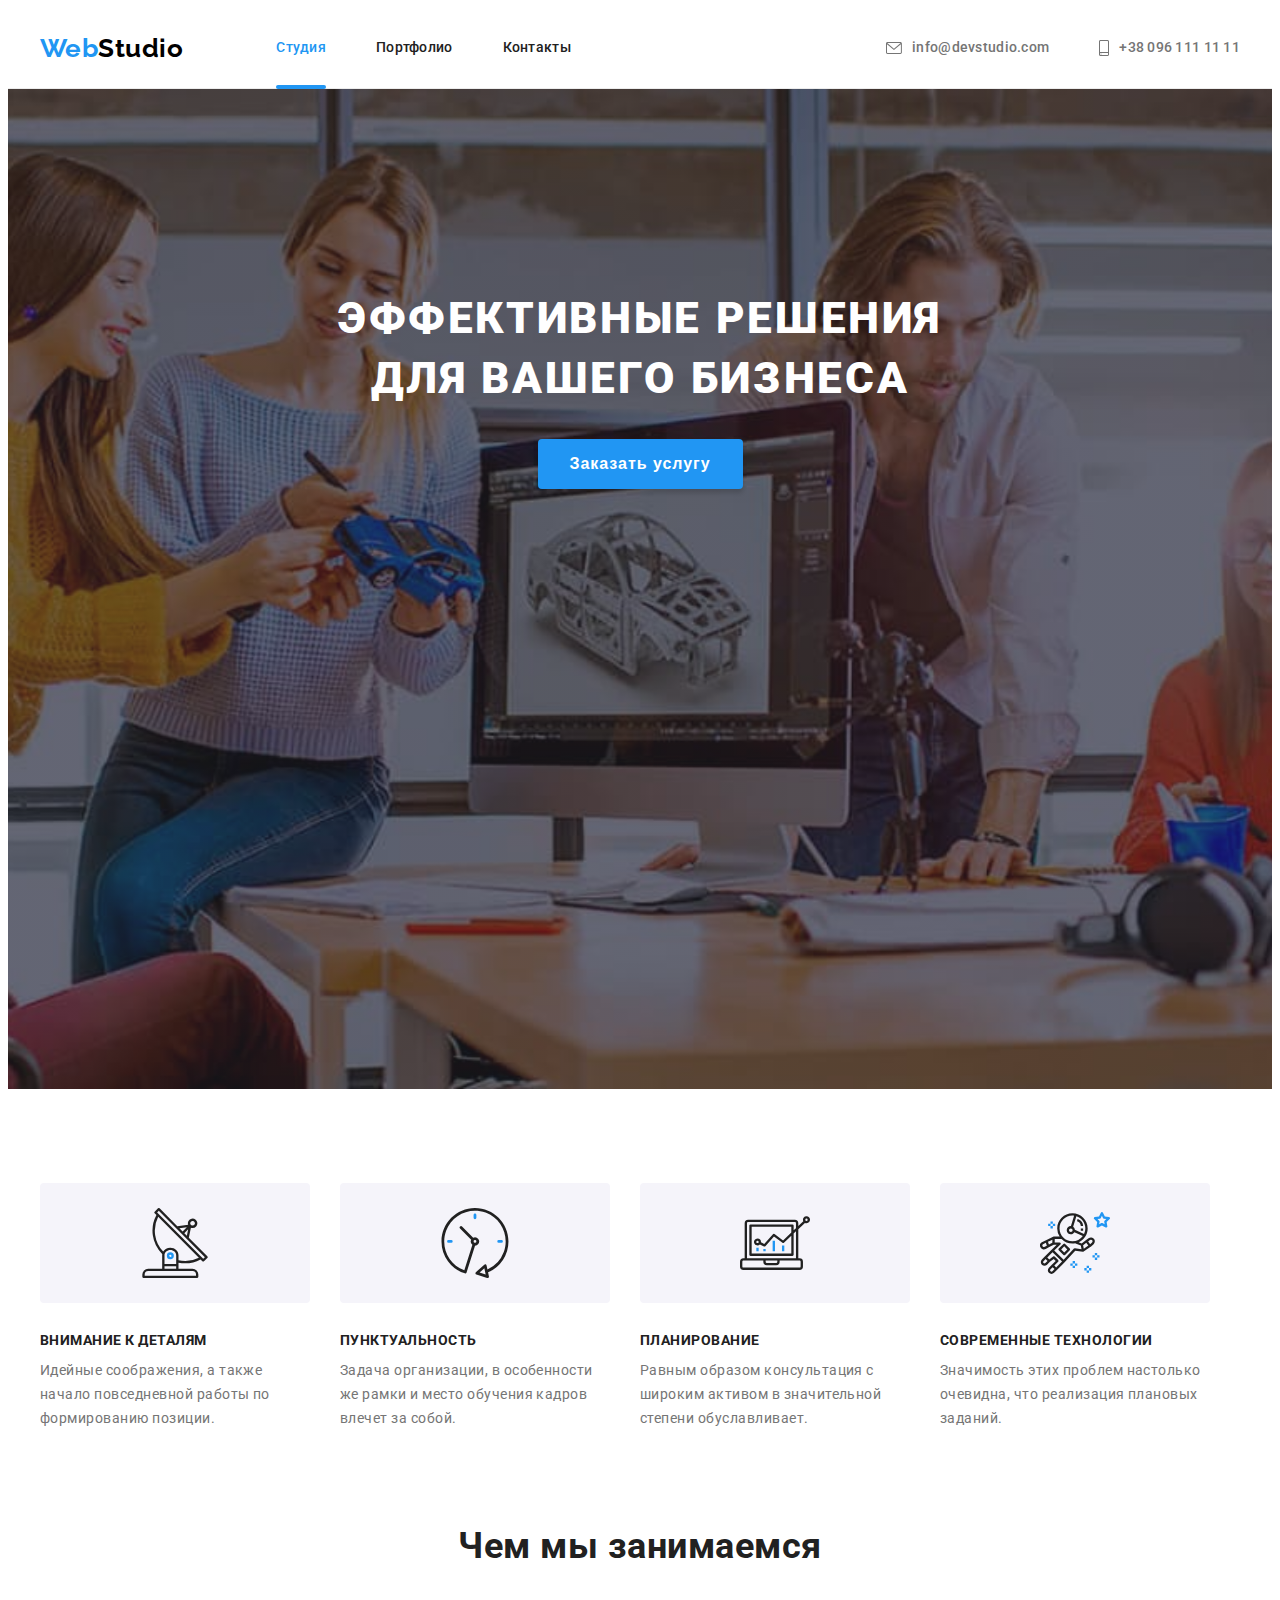
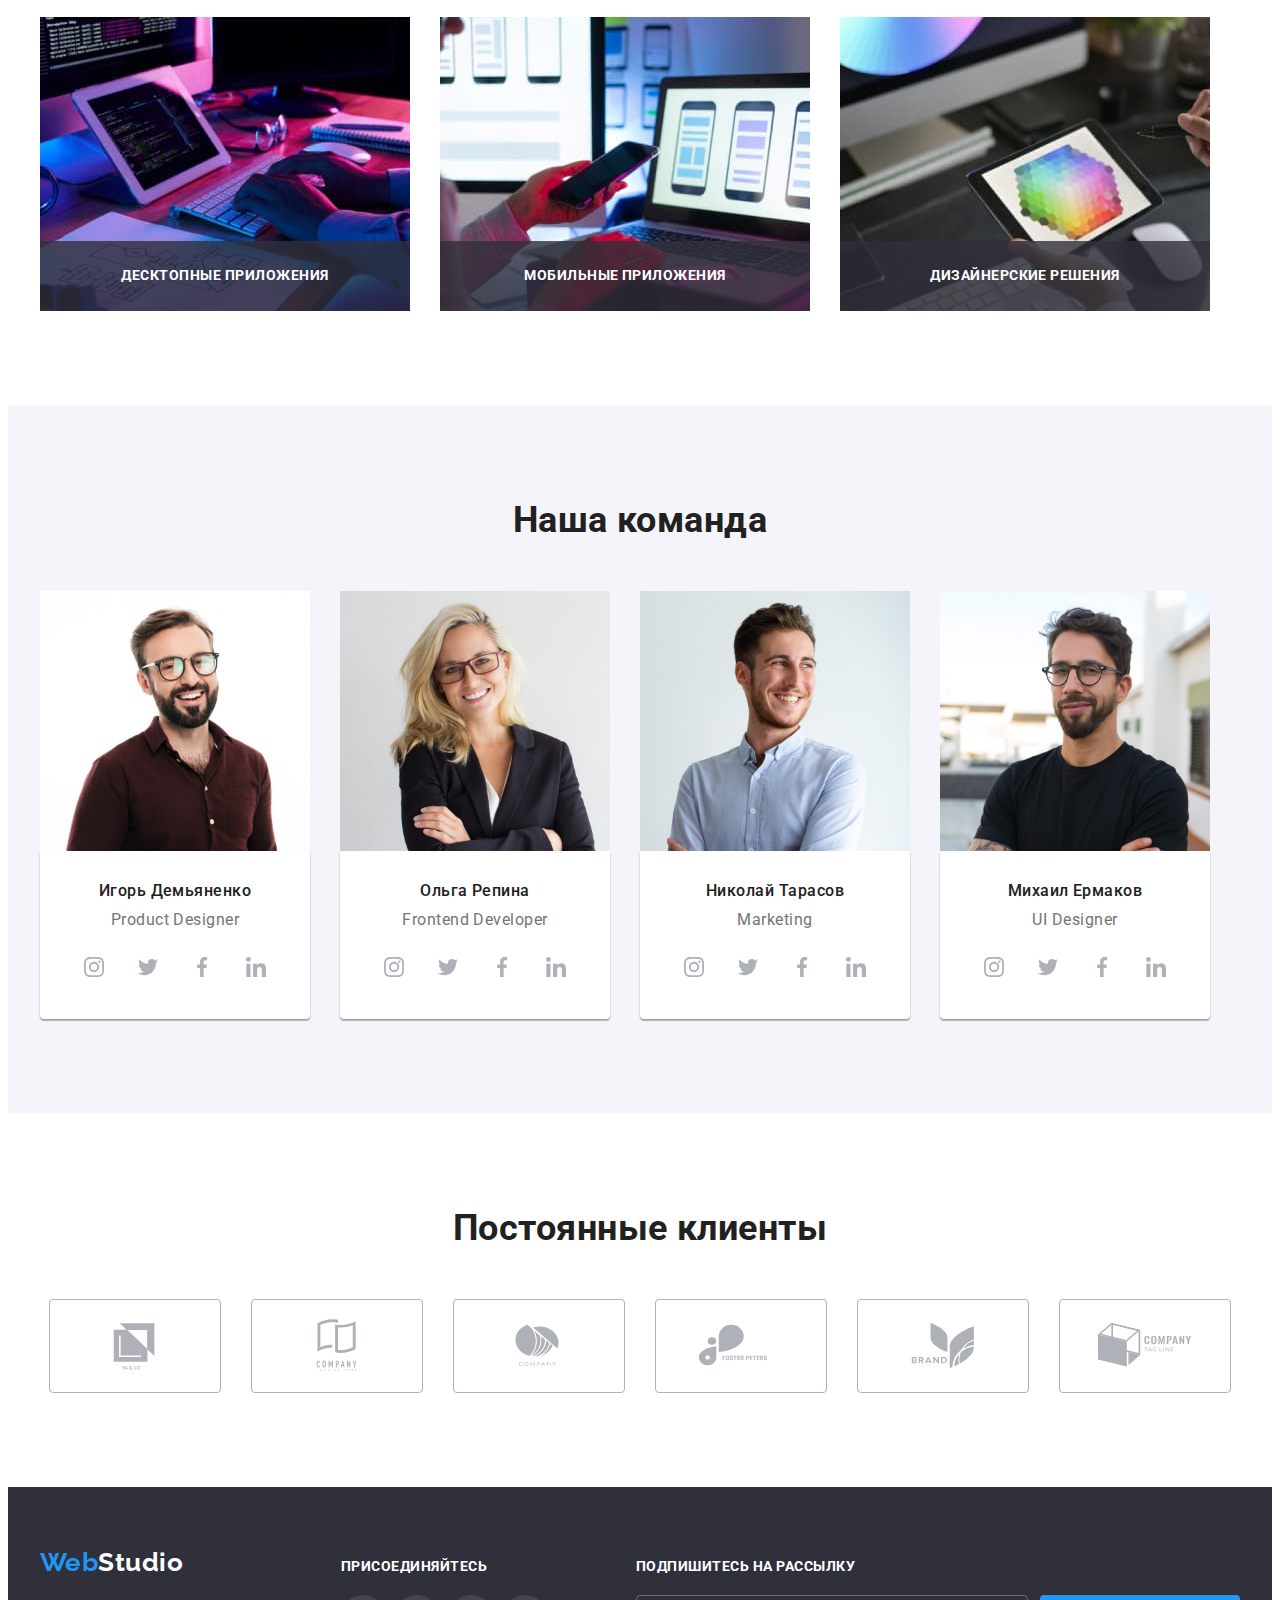
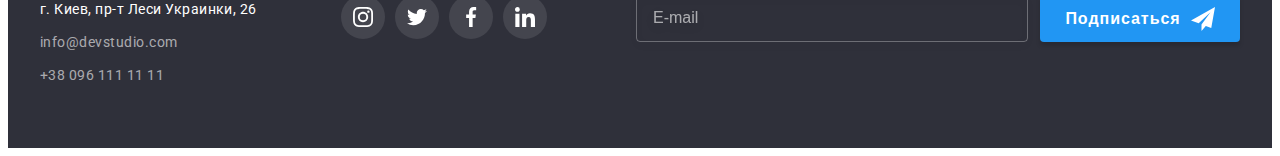
<file: index.html>
<!DOCTYPE html>
<html lang="ru">
  <head>
    <meta charset="UTF-8" />
    <meta http-equiv="X-UA-Compatible" content="IE=edge" />
    <meta name="viewport" content="width=device-width, initial-scale=1.0" />
    <title lang="en">WebStudio</title>
    <link rel="preconnect" href="https://fonts.googleapis.com" />
    <link rel="preconnect" href="https://fonts.gstatic.com" crossorigin />
    <link
      href="https://fonts.googleapis.com/css2?family=Raleway:wght@700&family=Roboto:wght@400;500;700;900&display=swap"
      rel="stylesheet"
    />
    <link
      rel="stylesheet"
      href="https://cdnjs.cloudflare.com/ajax/libs/modern-normalize/1.1.0/modern-normalize.min.css"
      integrity="sha512-wpPYUAdjBVSE4KJnH1VR1HeZfpl1ub8YT/NKx4PuQ5NmX2tKuGu6U/JRp5y+Y8XG2tV+wKQpNHVUX03MfMFn9Q=="
      crossorigin="anonymous"
      referrerpolicy="no-referrer"
    />
    <link rel="stylesheet" href="./css/styles.css" />
  </head>
  <body>
    <header class="page-header">
      <div class="header-content container">
        <nav class="main-nav">
          <a href="./index.html" lang="en" class="logo link"
            ><span class="logo-accent">Web</span>Studio</a
          >
          <ul class="site-nav list">
            <li class="item"><a href="./index.html" class="link current">Студия</a></li>
            <li class="item"><a href="./portfolio.html" class="link">Портфолио</a></li>
            <li class="item"><a href="" class="link">Контакты</a></li>
          </ul>
        </nav>

        <ul class="contacts list">
          <li class="item">
            <a href="mailto:info@devstudio.com" class="contacts-link link">
              <svg class="contacts-icon" width="16" height="12">
                <use href="./images/icons.svg#icon-envelope"></use>
              </svg>
              info@devstudio.com
            </a>
          </li>

          <li class="item">
            <a href="tel:+380961111111" class="contacts-link link">
              <svg class="contacts-icon" width="10" height="16">
                <use href="./images/icons.svg#icon-smartphone"></use>
              </svg>
              +38 096 111 11 11
            </a>
          </li>
        </ul>
      </div>
    </header>
    <main>
      <!-- Hero -->

      <section class="hero section">
        <h1 class="hero-title">Эффективные решения для вашего бизнеса</h1>
        <button type="button" class="hero-btn btn" data-modal-open>Заказать услугу</button>
      </section>

      <!-- Features -->

      <section class="features section">
        <div class="container">
          <h2 class="visually-hidden">Наши преимущества</h2>
          <ul class="features-list list">
            <li class="item">
              <div class="features-item">
                <svg class="features-icon" width="70" height="70">
                  <use href="./images/icons.svg#icon-antenna"></use>
                </svg>
              </div>
              <h3 class="features-title">Внимание к деталям</h3>
              <p class="features-text">
                Идейные соображения, а также начало повседневной работы по формированию позиции.
              </p>
            </li>

            <li class="item">
              <div class="features-item">
                <svg class="features-icon" width="70" height="70">
                  <use href="./images/icons.svg#icon-clock"></use>
                </svg>
              </div>
              <h3 class="features-title">Пунктуальность</h3>
              <p class="features-text">
                Задача организации, в особенности же рамки и место обучения кадров влечет за собой.
              </p>
            </li>

            <li class="item">
              <div class="features-item">
                <svg class="features-icon" width="70" height="70">
                  <use href="./images/icons.svg#icon-diagram"></use>
                </svg>
              </div>
              <h3 class="features-title">Планирование</h3>
              <p class="features-text">
                Равным образом консультация с широким активом в значительной степени обуславливает.
              </p>
            </li>

            <li class="item">
              <div class="features-item">
                <svg class="features-icon" width="70" height="70">
                  <use href="./images/icons.svg#icon-astronaut"></use>
                </svg>
              </div>
              <h3 class="features-title">Современные технологии</h3>
              <p class="features-text">
                Значимость этих проблем настолько очевидна, что реализация плановых заданий.
              </p>
            </li>
          </ul>
        </div>
      </section>

      <!-- Projects -->

      <section class="projects section">
        <div class="container">
          <h2 class="projects-title">Чем мы занимаемся</h2>
          <ul class="projects-list list">
            <li class="item">
              <div class="projects-thumb">
                <img
                  src="./images/box1.jpg"
                  alt="Разработчик пишет код, работая за компьютером"
                  width="370"
                  height="294"
                />
                <p class="projects-img-caption">Десктопные приложения</p>
              </div>
            </li>

            <li class="item">
              <div class="projects-thumb">
                <img
                  src="./images/box2.jpg"
                  alt="Разработчик создает мобильное приложение"
                  width="370"
                  height="294"
                />
                <p class="projects-img-caption">Мобильные приложения</p>
              </div>
            </li>

            <li class="item">
              <div class="projects-thumb">
                <img
                  src="./images/box3.jpg"
                  alt="Дизайнер работает с палитрой цветов в планшете"
                  width="370"
                  height="294"
                />
                <p class="projects-img-caption">Дизайнерские решения</p>
              </div>
            </li>
          </ul>
        </div>
      </section>

      <!-- Team -->

      <section class="team section">
        <div class="container">
          <h2 class="team-title">Наша команда</h2>
          <ul class="team-list list">
            <li class="team-developer item">
              <img
                src="./images/team-img-1.jpg"
                alt="Член команды Игорь Демьяненко"
                width="270"
                height="260"
              />
              <div class="card-text">
                <h3 class="developer-name">Игорь Демьяненко</h3>
                <p lang="en" class="developer-position">Product Designer</p>
                <ul class="list socials-list">
                  <li class="socials-item">
                    <a href="" class="socials-link link">
                      <svg class="socials-icon" width="20" height="20">
                        <use href="./images/icons.svg#icon-instagram"></use>
                      </svg>
                    </a>
                  </li>

                  <li class="socials-item">
                    <a href="" class="socials-link link">
                      <svg class="socials-icon" width="20" height="20">
                        <use href="./images/icons.svg#icon-twitter"></use>
                      </svg>
                    </a>
                  </li>

                  <li class="socials-item">
                    <a href="" class="socials-link link">
                      <svg class="socials-icon" width="20" height="20">
                        <use href="./images/icons.svg#icon-facebook"></use>
                      </svg>
                    </a>
                  </li>

                  <li class="socials-item">
                    <a href="" class="socials-link link">
                      <svg class="socials-icon" width="20" height="20">
                        <use href="./images/icons.svg#icon-linkedin"></use>
                      </svg>
                    </a>
                  </li>
                </ul>
              </div>
            </li>

            <li class="team-developer item">
              <img
                src="./images/team-img-2.jpg"
                alt="Член команды Ольга Репина"
                width="270"
                height="260"
              />
              <div class="card-text">
                <h3 class="developer-name">Ольга Репина</h3>
                <p lang="en" class="developer-position">Frontend Developer</p>
                <ul class="list socials-list">
                  <li class="socials-item">
                    <a href="" class="socials-link link">
                      <svg class="socials-icon" width="20" height="20">
                        <use href="./images/icons.svg#icon-instagram"></use>
                      </svg>
                    </a>
                  </li>

                  <li class="socials-item">
                    <a href="" class="socials-link link">
                      <svg class="socials-icon" width="20" height="20">
                        <use href="./images/icons.svg#icon-twitter"></use>
                      </svg>
                    </a>
                  </li>

                  <li class="socials-item">
                    <a href="" class="socials-link link">
                      <svg class="socials-icon" width="20" height="20">
                        <use href="./images/icons.svg#icon-facebook"></use>
                      </svg>
                    </a>
                  </li>

                  <li class="socials-item">
                    <a href="" class="socials-link link">
                      <svg class="socials-icon" width="20" height="20">
                        <use href="./images/icons.svg#icon-linkedin"></use>
                      </svg>
                    </a>
                  </li>
                </ul>
              </div>
            </li>

            <li class="team-developer item">
              <img
                src="./images/team-img-3.jpg"
                alt="Член команды Николай Тарасов"
                width="270"
                height="260"
              />
              <div class="card-text">
                <h3 class="developer-name">Николай Тарасов</h3>
                <p lang="en" class="developer-position">Marketing</p>
                <ul class="list socials-list">
                  <li class="socials-item">
                    <a href="" class="socials-link link">
                      <svg class="socials-icon" width="20" height="20">
                        <use href="./images/icons.svg#icon-instagram"></use>
                      </svg>
                    </a>
                  </li>

                  <li class="socials-item">
                    <a href="" class="socials-link link">
                      <svg class="socials-icon" width="20" height="20">
                        <use href="./images/icons.svg#icon-twitter"></use>
                      </svg>
                    </a>
                  </li>

                  <li class="socials-item">
                    <a href="" class="socials-link link">
                      <svg class="socials-icon" width="20" height="20">
                        <use href="./images/icons.svg#icon-facebook"></use>
                      </svg>
                    </a>
                  </li>

                  <li class="socials-item">
                    <a href="" class="socials-link link">
                      <svg class="socials-icon" width="20" height="20">
                        <use href="./images/icons.svg#icon-linkedin"></use>
                      </svg>
                    </a>
                  </li>
                </ul>
              </div>
            </li>

            <li class="team-developer item">
              <img
                src="./images/team-img-4.jpg"
                alt="Член команды Михаил Ермаков"
                width="270"
                height="260"
              />
              <div class="card-text">
                <h3 class="developer-name">Михаил Ермаков</h3>
                <p lang="en" class="developer-position">UI Designer</p>
                <ul class="list socials-list">
                  <li class="socials-item">
                    <a href="" class="socials-link link">
                      <svg class="socials-icon" width="20" height="20">
                        <use href="./images/icons.svg#icon-instagram"></use>
                      </svg>
                    </a>
                  </li>

                  <li class="socials-item">
                    <a href="" class="socials-link link">
                      <svg class="socials-icon" width="20" height="20">
                        <use href="./images/icons.svg#icon-twitter"></use>
                      </svg>
                    </a>
                  </li>

                  <li class="socials-item">
                    <a href="" class="socials-link link">
                      <svg class="socials-icon" width="20" height="20">
                        <use href="./images/icons.svg#icon-facebook"></use>
                      </svg>
                    </a>
                  </li>

                  <li class="socials-item">
                    <a href="" class="socials-link link">
                      <svg class="socials-icon" width="20" height="20">
                        <use href="./images/icons.svg#icon-linkedin"></use>
                      </svg>
                    </a>
                  </li>
                </ul>
              </div>
            </li>
          </ul>
        </div>
      </section>

      <!-- Clients -->

      <section class="clients section">
        <div class="container">
          <h2 class="clients-title">Постоянные клиенты</h2>
          <ul class="clients-list list">
            <li class="clients-item item">
              <a href="" class="clients-link link">
                <svg class="clients-icon" width="106" height="60">
                  <use href="./images/icons.svg#icon-client-logo-1"></use>
                </svg>
              </a>
            </li>

            <li class="clients-item item">
              <a href="" class="clients-link link">
                <svg class="clients-icon" width="106" height="60">
                  <use href="./images/icons.svg#icon-client-logo-2"></use>
                </svg>
              </a>
            </li>

            <li class="clients-item item">
              <a href="" class="clients-link link">
                <svg class="clients-icon" width="106" height="60">
                  <use href="./images/icons.svg#icon-client-logo-3"></use>
                </svg>
              </a>
            </li>

            <li class="clients-item item">
              <a href="" class="clients-link link">
                <svg class="clients-icon" width="106" height="60">
                  <use href="./images/icons.svg#icon-client-logo-4"></use>
                </svg>
              </a>
            </li>

            <li class="clients-item item">
              <a href="" class="clients-link link">
                <svg class="clients-icon" width="106" height="60">
                  <use href="./images/icons.svg#icon-client-logo-5"></use>
                </svg>
              </a>
            </li>

            <li class="clients-item item">
              <a href="" class="clients-link link">
                <svg class="clients-icon" width="106" height="60">
                  <use href="./images/icons.svg#icon-client-logo-6"></use>
                </svg>
              </a>
            </li>
          </ul>
        </div>
      </section>
    </main>

    <!-- Footer -->

    <footer class="page-footer">
      <div class="container footer-wrap">
        <div class="footer-contacts">
          <a href="./index.html" lang="en" class="logo link"
            ><span class="logo-accent">Web</span>Studio</a
          >

          <address class="footer-address">
            <ul class="footer-address-list list">
              <li class="address-item">г. Киев, пр-т Леси Украинки, 26</li>
              <li class="address-item">
                <a href="mailto:info@devstudio.com" class="link">info@devstudio.com</a>
              </li>
              <li class="address-item">
                <a href="tel:+380961111111" class="link">+38 096 111 11 11</a>
              </li>
            </ul>
          </address>
        </div>

        <div class="footer-socials">
          <b class="footer-heading">присоединяйтесь</b>

          <ul class="list socials-list">
            <li class="socials-item">
              <a href="" class="socials-link link">
                <svg class="socials-icon" width="20" height="20">
                  <use href="./images/icons.svg#icon-instagram"></use>
                </svg>
              </a>
            </li>

            <li class="socials-item">
              <a href="" class="socials-link link">
                <svg class="socials-icon" width="20" height="20">
                  <use href="./images/icons.svg#icon-twitter"></use>
                </svg>
              </a>
            </li>

            <li class="socials-item">
              <a href="" class="socials-link link">
                <svg class="socials-icon" width="20" height="20">
                  <use href="./images/icons.svg#icon-facebook"></use>
                </svg>
              </a>
            </li>

            <li class="socials-item">
              <a href="" class="socials-link link">
                <svg class="socials-icon" width="20" height="20">
                  <use href="./images/icons.svg#icon-linkedin"></use>
                </svg>
              </a>
            </li>
          </ul>
        </div>
        <div class="footer-form-wrap">
          <b class="footer-heading">Подпишитесь на рассылку</b>
          <form class="footer-form" autocomplete="off">
            <label>
              <input type="email" name="user-email" placeholder="E-mail" class="footer-input" />
            </label>
            <button type="submit" class="footer-btn btn">
              Подписаться
              <svg class="footer-btn-icon" width="24" height="24">
                <use href="./images/icons.svg#icon-send"></use>
              </svg>
            </button>
          </form>
        </div>
      </div>
    </footer>

    <!-- Modal -->

    <div class="backdrop is-hidden" data-modal>
      <div class="modal">
        <button type="button" class="close-btn" data-modal-close>
          <svg class="close-icon" width="11" height="11">
            <use href="./images/icons.svg#icon-close"></use>
          </svg>
        </button>

        <b class="modal-heading">Оставьте свои данные, мы вам перезвоним</b>

        <form class="modal-form" autocomplete="off">
          <label class="form-label">
            <span class="form-label-text">Имя</span>
            <span class="form-field">
              <input type="text" name="name" class="form-input" />
              <svg class="form-icon" width="18" height="18">
                <use href="./images/icons.svg#icon-person"></use>
              </svg>
            </span>
          </label>

          <label class="form-label">
            <span class="form-label-text">Телефон</span>
            <span class="form-field">
              <input type="tel" name="tel" class="form-input" />
              <svg class="form-icon" width="18" height="18">
                <use href="./images/icons.svg#icon-phone"></use>
              </svg>
            </span>
          </label>

          <label class="form-label">
            <span class="form-label-text">Почта</span>
            <span class="form-field">
              <input type="email" name="mail" class="form-input" />
              <svg class="form-icon" width="18" height="18">
                <use href="./images/icons.svg#icon-email"></use>
              </svg>
            </span>
          </label>

          <label class="form-label">
            <span class="form-label-text">Комментарий</span>
            <textarea
              name="comment"
              placeholder="Введите текст"
              class="form-input form-comment"
            ></textarea>
          </label>

          <label class="checkbox-label">
            <input type="checkbox" name="checkbox" class="checkbox" />
            <span class="checkbox-icon"></span>
            Соглашаюсь с рассылкой и принимаю&#160;
            <a href="" class="checkbox-link">Условия договора</a>
          </label>

          <button type="submit" class="modal-btn btn">Отправить</button>
        </form>
      </div>
    </div>
    <script src="./js/modal.js"></script>
  </body>
</html>
</file>
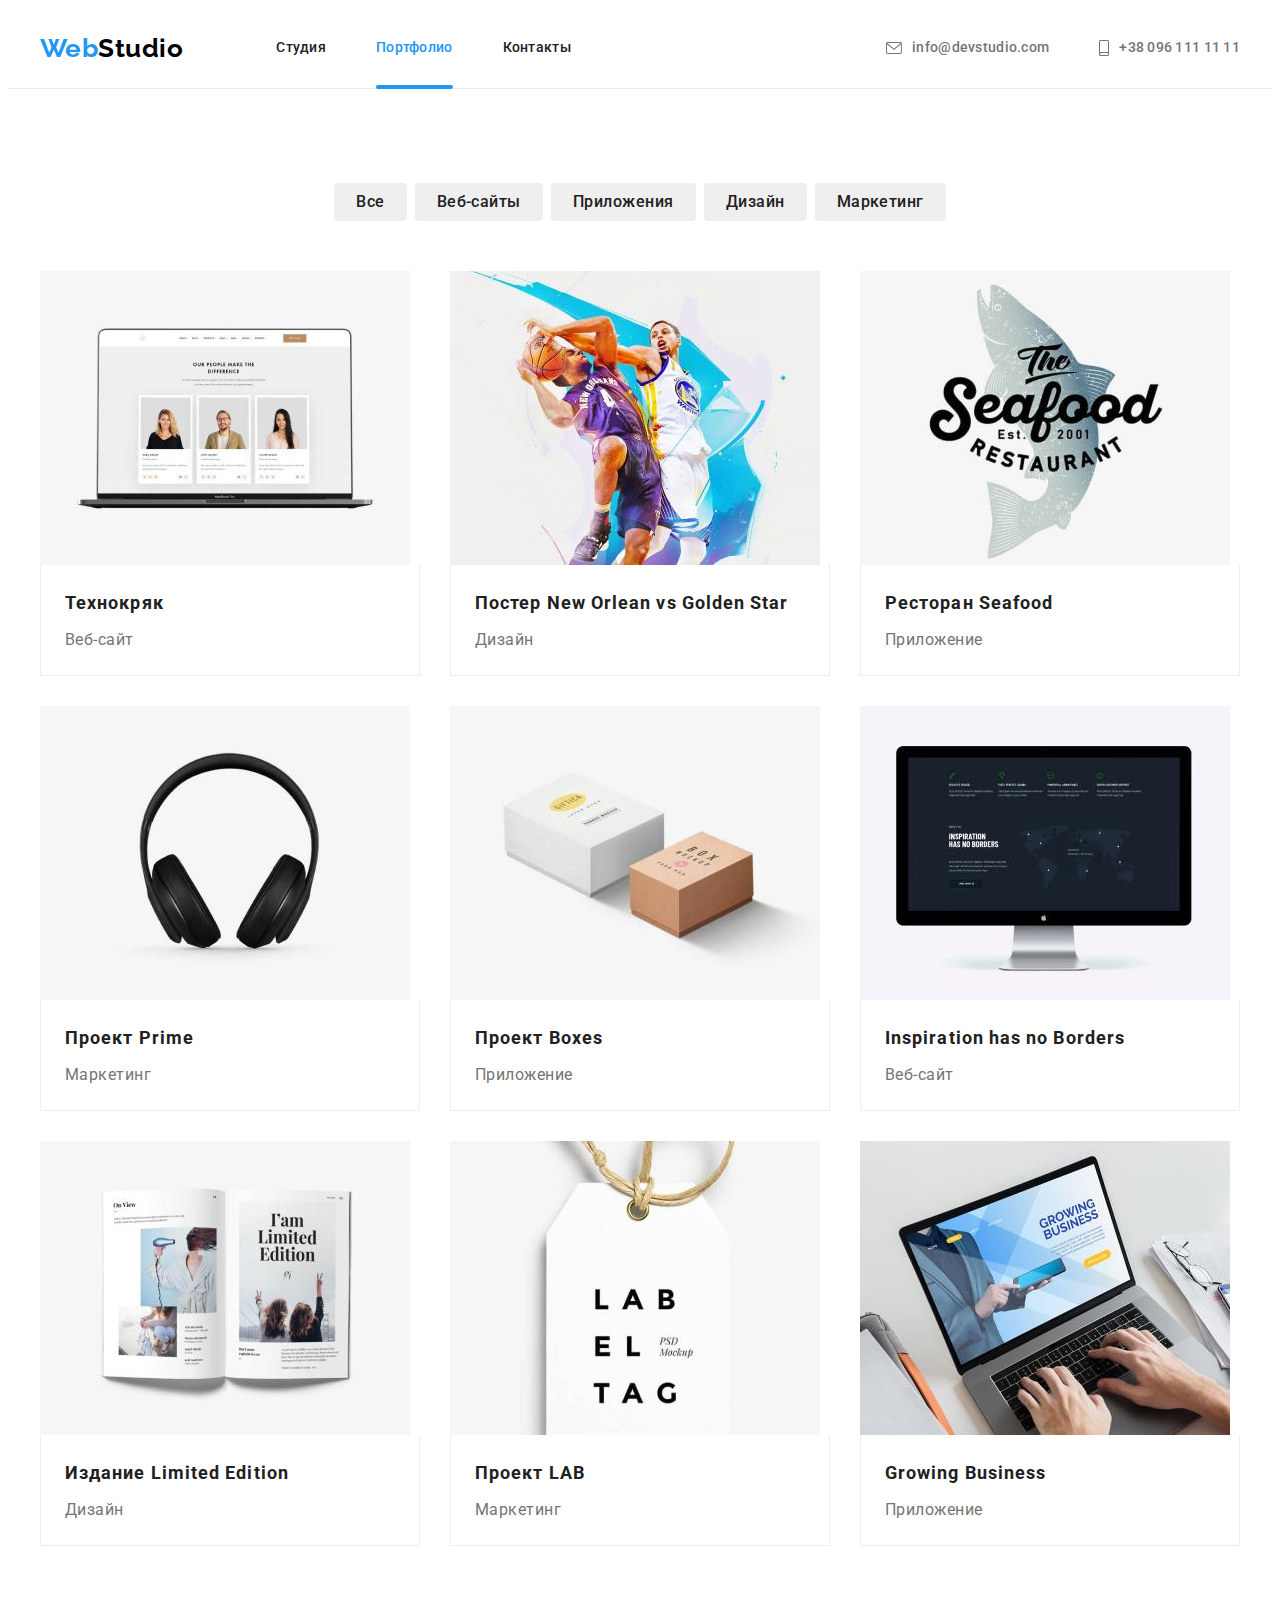
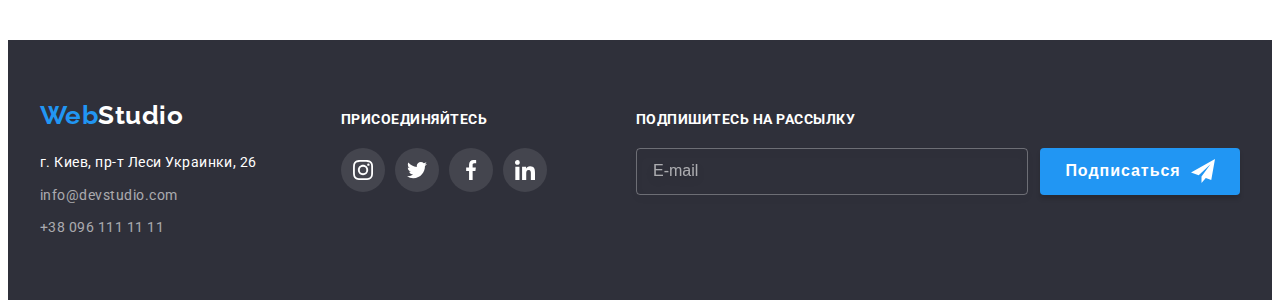
<file: portfolio.html>
<!DOCTYPE html>
<html lang="ru">
  <head>
    <meta charset="UTF-8" />
    <meta http-equiv="X-UA-Compatible" content="IE=edge" />
    <meta name="viewport" content="width=device-width, initial-scale=1.0" />
    <title>Портфолио</title>
    <link rel="preconnect" href="https://fonts.googleapis.com" />
    <link rel="preconnect" href="https://fonts.gstatic.com" crossorigin />
    <link
      href="https://fonts.googleapis.com/css2?family=Raleway:wght@700&family=Roboto:wght@400;500;700;900&display=swap"
      rel="stylesheet"
    />
    <link
      rel="stylesheet"
      href="https://cdnjs.cloudflare.com/ajax/libs/modern-normalize/1.1.0/modern-normalize.min.css"
      integrity="sha512-wpPYUAdjBVSE4KJnH1VR1HeZfpl1ub8YT/NKx4PuQ5NmX2tKuGu6U/JRp5y+Y8XG2tV+wKQpNHVUX03MfMFn9Q=="
      crossorigin="anonymous"
      referrerpolicy="no-referrer"
    />
    <link rel="stylesheet" href="./css/styles.css" />
  </head>
  <body>
    <header class="page-header">
      <div class="header-content container">
        <nav class="main-nav">
          <a href="./index.html" lang="en" class="logo link"
            ><span class="logo-accent">Web</span>Studio</a
          >
          <ul class="site-nav list">
            <li class="item"><a href="./index.html" class="link">Студия</a></li>
            <li class="item"><a href="./portfolio.html" class="link current">Портфолио</a></li>
            <li class="item"><a href="" class="link">Контакты</a></li>
          </ul>
        </nav>

        <ul class="contacts list">
          <li class="item">
            <a href="mailto:info@devstudio.com" class="contacts-link link">
              <svg class="contacts-icon envelope" width="16" height="12">
                <use href="./images/icons.svg#icon-envelope"></use>
              </svg>
              info@devstudio.com
            </a>
          </li>

          <li class="item">
            <a href="tel:+380961111111" class="contacts-link link">
              <svg class="contacts-icon" width="10" height="16">
                <use href="./images/icons.svg#icon-smartphone"></use>
              </svg>
              +38 096 111 11 11
            </a>
          </li>
        </ul>
      </div>
    </header>

    <main>
      <h1 class="visually-hidden">Портфолио</h1>
      <section class="portfolio section">
        <div class="container">
          <ul class="portfolio-filter list">
            <li class="item"><button type="button" class="portfolio-btn">Все</button></li>
            <li class="item"><button type="button" class="portfolio-btn">Веб-сайты</button></li>
            <li class="item"><button type="button" class="portfolio-btn">Приложения</button></li>
            <li class="item"><button type="button" class="portfolio-btn">Дизайн</button></li>
            <li class="item"><button type="button" class="portfolio-btn">Маркетинг</button></li>
          </ul>

          <ul class="portfolio-projects list">
            <li class="item">
              <a href="" class="portfolio-projects-link link">
                <div class="portfolio-thumb">
                  <img
                    src="./images/portfolio-img-1.jpg"
                    alt="Сайт на ноутбуке"
                    width="370"
                    height="294"
                  />
                  <p class="portfolio-overlay">
                    Технокряк это современная площадка распространения коронавируса. Компании
                    используют эту платформу для цифрового шпионажа и атак на защищённые сервера
                    конкурентов.
                  </p>
                </div>
                <div class="portfolio-card-content">
                  <h2 class="portfolio-project-title">Технокряк</h2>
                  <p class="portfolio-type">Веб-сайт</p>
                </div>
              </a>
            </li>

            <li class="item">
              <a href="" class="portfolio-projects-link link">
                <div class="portfolio-thumb">
                  <img
                    src="./images/portfolio-img-2.jpg"
                    alt="Постер баскетбольного матча"
                    width="370"
                    height="294"
                  />
                  <p class="portfolio-overlay">
                    Технокряк это современная площадка распространения коронавируса. Компании
                    используют эту платформу для цифрового шпионажа и атак на защищённые сервера
                    конкурентов.
                  </p>
                </div>
                <div class="portfolio-card-content">
                  <h2 class="portfolio-project-title">
                    Постер <span lang="en">New Orlean vs Golden Star</span>
                  </h2>
                  <p class="portfolio-type">Дизайн</p>
                </div>
              </a>
            </li>

            <li class="item">
              <a href="" class="portfolio-projects-link link">
                <div class="portfolio-thumb">
                  <img
                    src="./images/portfolio-img-3.jpg"
                    alt="Логотип ресторана"
                    width="370"
                    height="294"
                  />
                  <p class="portfolio-overlay">
                    Технокряк это современная площадка распространения коронавируса. Компании
                    используют эту платформу для цифрового шпионажа и атак на защищённые сервера
                    конкурентов.
                  </p>
                </div>
                <div class="portfolio-card-content">
                  <h2 class="portfolio-project-title">Ресторан <span lang="en">Seafood</span></h2>
                  <p class="portfolio-type">Приложение</p>
                </div>
              </a>
            </li>

            <li class="item">
              <a href="" class="portfolio-projects-link link">
                <div class="portfolio-thumb">
                  <img
                    src="./images/portfolio-img-4.jpg"
                    alt="Черные наушники"
                    width="370"
                    height="294"
                  />
                  <p class="portfolio-overlay">
                    Технокряк это современная площадка распространения коронавируса. Компании
                    используют эту платформу для цифрового шпионажа и атак на защищённые сервера
                    конкурентов.
                  </p>
                </div>
                <div class="portfolio-card-content">
                  <h2 class="portfolio-project-title">Проект <span lang="en">Prime</span></h2>
                  <p class="portfolio-type">Маркетинг</p>
                </div>
              </a>
            </li>

            <li class="item">
              <a href="" class="portfolio-projects-link link">
                <div class="portfolio-thumb">
                  <img
                    src="./images/portfolio-img-5.jpg"
                    alt="Две коробки. Белая и коричневая"
                    width="370"
                    height="294"
                  />
                  <p class="portfolio-overlay">
                    Технокряк это современная площадка распространения коронавируса. Компании
                    используют эту платформу для цифрового шпионажа и атак на защищённые сервера
                    конкурентов.
                  </p>
                </div>
                <div class="portfolio-card-content">
                  <h2 class="portfolio-project-title">Проект <span lang="en">Boxes</span></h2>
                  <p class="portfolio-type">Приложение</p>
                </div>
              </a>
            </li>

            <li class="item">
              <a href="" class="portfolio-projects-link link">
                <div class="portfolio-thumb">
                  <img
                    src="./images/portfolio-img-6.jpg"
                    alt="Сайт на мониторе компьютера"
                    width="370"
                    height="294"
                  />
                  <p class="portfolio-overlay">
                    Технокряк это современная площадка распространения коронавируса. Компании
                    используют эту платформу для цифрового шпионажа и атак на защищённые сервера
                    конкурентов.
                  </p>
                </div>
                <div class="portfolio-card-content">
                  <h2 lang="en" class="portfolio-project-title">Inspiration has no Borders</h2>
                  <p class="portfolio-type">Веб-сайт</p>
                </div>
              </a>
            </li>

            <li class="item">
              <a href="" class="portfolio-projects-link link">
                <div class="portfolio-thumb">
                  <img
                    src="./images/portfolio-img-7.jpg"
                    alt="Раскрытый журнал"
                    width="370"
                    height="294"
                  />
                  <p class="portfolio-overlay">
                    Технокряк это современная площадка распространения коронавируса. Компании
                    используют эту платформу для цифрового шпионажа и атак на защищённые сервера
                    конкурентов.
                  </p>
                </div>
                <div class="portfolio-card-content">
                  <h2 class="portfolio-project-title">
                    Издание <span lang="en">Limited Edition</span>
                  </h2>
                  <p class="portfolio-type">Дизайн</p>
                </div>
              </a>
            </li>

            <li class="item">
              <a href="" class="portfolio-projects-link link">
                <div class="portfolio-thumb">
                  <img
                    src="./images/portfolio-img-8.jpg"
                    alt="Белая этикетка"
                    width="370"
                    height="294"
                  />
                  <p class="portfolio-overlay">
                    Технокряк это современная площадка распространения коронавируса. Компании
                    используют эту платформу для цифрового шпионажа и атак на защищённые сервера
                    конкурентов.
                  </p>
                </div>
                <div class="portfolio-card-content">
                  <h2 class="portfolio-project-title">Проект <span lang="en">LAB</span></h2>
                  <p class="portfolio-type">Маркетинг</p>
                </div>
              </a>
            </li>

            <li class="item">
              <a href="" class="portfolio-projects-link link">
                <div class="portfolio-thumb">
                  <img
                    src="./images/portfolio-img-9.jpg"
                    alt="Приложение на ноутбуке"
                    width="370"
                    height="294"
                  />
                  <p class="portfolio-overlay">
                    Технокряк это современная площадка распространения коронавируса. Компании
                    используют эту платформу для цифрового шпионажа и атак на защищённые сервера
                    конкурентов.
                  </p>
                </div>
                <div class="portfolio-card-content">
                  <h2 lang="en" class="portfolio-project-title">Growing Business</h2>
                  <p class="portfolio-type">Приложение</p>
                </div>
              </a>
            </li>
          </ul>
        </div>
      </section>
    </main>

    <footer class="page-footer">
      <div class="container footer-wrap">
        <div class="footer-contacts">
          <a href="./index.html" lang="en" class="logo link"
            ><span class="logo-accent">Web</span>Studio</a
          >

          <address class="footer-address">
            <ul class="footer-address-list list">
              <li class="address-item">г. Киев, пр-т Леси Украинки, 26</li>
              <li class="address-item">
                <a href="mailto:info@devstudio.com" class="link">info@devstudio.com</a>
              </li>
              <li class="address-item">
                <a href="tel:+380961111111" class="link">+38 096 111 11 11</a>
              </li>
            </ul>
          </address>
        </div>

        <div class="footer-socials">
          <b class="footer-heading">присоединяйтесь</b>

          <ul class="list socials-list">
            <li class="socials-item">
              <a href="" class="socials-link link">
                <svg class="socials-icon" width="20" height="20">
                  <use href="./images/icons.svg#icon-instagram"></use>
                </svg>
              </a>
            </li>

            <li class="socials-item">
              <a href="" class="socials-link link">
                <svg class="socials-icon" width="20" height="20">
                  <use href="./images/icons.svg#icon-twitter"></use>
                </svg>
              </a>
            </li>

            <li class="socials-item">
              <a href="" class="socials-link link">
                <svg class="socials-icon" width="20" height="20">
                  <use href="./images/icons.svg#icon-facebook"></use>
                </svg>
              </a>
            </li>

            <li class="socials-item">
              <a href="" class="socials-link link">
                <svg class="socials-icon" width="20" height="20">
                  <use href="./images/icons.svg#icon-linkedin"></use>
                </svg>
              </a>
            </li>
          </ul>
        </div>
        <div class="footer-form-wrap">
          <b class="footer-heading">Подпишитесь на рассылку</b>
          <form class="footer-form" autocomplete="off">
            <label>
              <input type="email" name="user-email" placeholder="E-mail" class="footer-input" />
            </label>
            <button type="submit" class="footer-btn btn">
              Подписаться
              <svg class="footer-btn-icon" width="24" height="24">
                <use href="./images/icons.svg#icon-send"></use>
              </svg>
            </button>
          </form>
        </div>
      </div>
    </footer>
  </body>
</html>
</file>
<file: css/styles.css>
:root {
  --primary-text-color: #757575;
  --title-text-color: #212121;
  --accent-color: #2196f3;
  --primary-white-color: #ffffff;
  --footer-contacts-color: rgba(255, 255, 255, 0.6);
  --logo-black-color: #000000;
  --bg-grey-color: #f5f4fa;
  --footer-bg-color: #2f303a;
  --hero-btn-bg-hover-color: #188ce8;
  --portfolio-border-color: #eeeeee;
  --header-border-color: #ececec;
  --hero-bg-color: #c4c4c4;
  --socials-links-color: #afb1b8;
}

body {
  background-color: var(--primary-white-color);
  color: var(--primary-text-color);
  font-family: Roboto, sans-serif;
  letter-spacing: 0.03em;
}

.list {
  padding: 0;
  margin: 0;
  list-style: none;
}

.link {
  text-decoration: none;
}

.container {
  width: 1200px;
  margin-left: auto;
  margin-right: auto;
  padding-left: 15px;
  padding-right: 15px;
}

.section {
  padding-top: 94px;
  padding-bottom: 94px;
}

.item + .item {
  margin-left: 30px;
}

h1,
h2,
h3,
p {
  margin-top: 0;
}

img {
  display: block;
  max-width: 100%;
  height: auto;
}

.btn {
  min-width: 200px;
  font-weight: 700;
  font-size: 16px;
  line-height: 1.87;
  text-align: center;
  letter-spacing: 0.06em;
  cursor: pointer;
  background-color: var(--accent-color);
  color: var(--primary-white-color);
  border-radius: 4px;
  border: none;
  box-shadow: 0px 4px 4px rgba(0, 0, 0, 0.15);
  transition: background-color 250ms cubic-bezier(0.4, 0, 0.2, 1);
}

.btn:hover,
.btn:focus {
  background-color: var(--hero-btn-bg-hover-color);
}

.visually-hidden {
  position: absolute;
  width: 1px;
  height: 1px;
  margin: -1px;
  border: 0;
  padding: 0;

  white-space: nowrap;
  clip-path: inset(100%);
  clip: rect(0 0 0 0);
  overflow: hidden;
}

/* header */

.page-header {
  border-bottom: 1px solid var(--header-border-color);
}

.header-content {
  display: flex;
  align-items: center;
}

/* main-nav */

.main-nav {
  display: flex;
  align-items: center;
}

/* logo */

.logo {
  color: var(--logo-black-color);
  font-family: Raleway;
  font-weight: 700;
  font-size: 26px;
  line-height: 1.19;
}

.logo-accent {
  color: var(--accent-color);
}

/* site-nav & contants*/

.site-nav {
  display: flex;
  margin-left: 93px;
}

.site-nav .item + .item {
  margin-left: 50px;
}

.site-nav,
.contacts {
  font-weight: 500;
  font-size: 14px;
  line-height: 1.14;
  letter-spacing: 0.02em;
}

.site-nav .link {
  display: block;
  padding-top: 32px;
  padding-bottom: 32px;
  color: var(--title-text-color);
  transition: color 250ms cubic-bezier(0.4, 0, 0.2, 1);
}

.site-nav .link:hover,
.site-nav .link:focus,
.contacts .link:hover,
.contacts .link:focus {
  color: var(--accent-color);
}

.contacts {
  display: flex;
  margin-left: auto;
}

.contacts .item + .item {
  margin-left: 50px;
}

.contacts-link {
  display: flex;
  align-items: center;
  padding-top: 32px;
  padding-bottom: 32px;
  color: var(--primary-text-color);
  transition: color 250ms cubic-bezier(0.4, 0, 0.2, 1);
}

.contacts-icon {
  margin-right: 10px;
  fill: currentColor;
}

.link.current {
  position: relative;
  color: var(--accent-color);
}

.link.current::after {
  position: absolute;
  display: block;
  content: '';
  left: 0;
  bottom: -1px;
  width: 100%;
  height: 4px;
  border-radius: 2px;
  background-color: var(--accent-color);
}

/* hero */

.hero {
  text-align: center;

  max-width: 1600px;
  height: 600px;
  margin-left: auto;
  margin-right: auto;
  background-image: linear-gradient(rgba(47, 48, 58, 0.4), rgba(47, 48, 58, 0.4)),
    url(../images/hero-img.jpg);
  background-position: center;
  background-size: cover;
  background-repeat: no-repeat;
  background-color: var(--hero-bg-color);
}

.hero.section {
  padding-top: 200px;
  padding-bottom: 200px;
}

.hero-title {
  margin-bottom: 30px;
  margin-left: auto;
  margin-right: auto;
  width: 696px;

  color: var(--primary-white-color);
  font-weight: 900;
  font-size: 44px;
  line-height: 1.36;
  letter-spacing: 0.06em;
  text-transform: uppercase;
}

.hero-btn {
  padding: 10px 32px;
}

/* features */

.features.section {
  padding-bottom: 47px;
}

.features-list {
  display: flex;
}

.features-list .item {
  width: 270px;
}

.features-title {
  margin-bottom: 10px;

  color: var(--title-text-color);
  font-size: 14px;
  line-height: 1.14;
  text-transform: uppercase;
}

.features-text {
  margin-bottom: 0;

  font-size: 14px;
  line-height: 1.71;
}

.features-item {
  display: flex;
  justify-content: center;
  align-items: center;
  width: 100%;
  height: 120px;
  margin-bottom: 30px;
  background-color: var(--bg-grey-color);
  border-radius: 4px;
}

/* projects */

.projects.section {
  padding-top: 47px;
}

.team-title,
.projects-title,
.clients-title {
  margin-bottom: 50px;

  color: var(--title-text-color);
  font-size: 36px;
  line-height: 1.17;
  text-align: center;
}

.projects-list {
  display: flex;
}

.projects-thumb {
  position: relative;
}

.projects-img-caption {
  position: absolute;
  left: 0;
  bottom: 0;

  display: flex;
  margin-bottom: 0;
  align-items: center;
  justify-content: center;
  width: 100%;
  height: 70px;

  font-weight: 700;
  font-size: 14px;
  line-height: 1.14;
  text-transform: uppercase;
  color: var(--primary-white-color);
  background-color: rgba(47, 48, 58, 0.8);
}

/* team */

.team {
  background-color: var(--bg-grey-color);
}

.team-list {
  display: flex;
}

.team .card-text {
  padding-top: 30px;
  padding-bottom: 30px;
  border-radius: 0px 0px 4px 4px;
  box-shadow: 0px 1px 3px rgba(0, 0, 0, 0.12), 0px 1px 1px rgba(0, 0, 0, 0.14),
    0px 2px 1px rgba(0, 0, 0, 0.2);

  background-color: var(--primary-white-color);
}

.developer-name {
  margin-bottom: 10px;

  color: var(--title-text-color);
  font-weight: 500;
  font-size: 16px;
  line-height: 1.19;
  text-align: center;
}

.developer-position {
  margin-bottom: 16px;

  font-size: 16px;
  line-height: 1.19;
  text-align: center;
}

.socials-list {
  display: flex;
  justify-content: center;
}

.socials-item {
  width: 44px;
  height: 44px;
}

.socials-item + .socials-item {
  margin-left: 10px;
}

.socials-link {
  display: flex;
  justify-content: center;
  align-items: center;
  width: 100%;
  height: 100%;
  border-radius: 50%;
  transition: background-color 250ms cubic-bezier(0.4, 0, 0.2, 1);
}

.socials-icon {
  fill: var(--socials-links-color);
  transition: fill 250ms cubic-bezier(0.4, 0, 0.2, 1);
}

.socials-link:hover,
.socials-link:focus {
  background-color: var(--accent-color);
}

.socials-link:hover .socials-icon,
.socials-link:focus .socials-icon {
  fill: var(--primary-white-color);
}

/* clients */

.clients-list {
  display: flex;
  justify-content: center;
}
.clients-item {
  width: 170px;
  height: 92px;
  border: 1px solid var(--socials-links-color);
  border-radius: 4px;
  transition: border-color 250ms cubic-bezier(0.4, 0, 0.2, 1);
}

.clients-link {
  width: 100%;
  height: 100%;
  display: flex;
  justify-content: center;
  align-items: center;
}

.clients-icon {
  fill: var(--socials-links-color);
  transition: fill 250ms cubic-bezier(0.4, 0, 0.2, 1);
}

.clients-item:hover,
.clients-item:focus {
  border-color: var(--accent-color);
}

.clients-item:hover .clients-icon,
.clients-item:focus .clients-icon {
  fill: var(--accent-color);
}

/* footer */

.page-footer {
  background-color: var(--footer-bg-color);
}

.footer-wrap {
  display: flex;
  align-items: baseline;
}

.footer-contacts {
  width: 231px;
  margin-right: 70px;
  padding-top: 60px;
  padding-bottom: 60px;
}

.page-footer .logo {
  display: inline-block;
  width: 145px;
  margin-bottom: 20px;

  color: var(--primary-white-color);
}

.footer-address {
  color: var(--primary-white-color);
  font-style: normal;
  font-size: 14px;
  line-height: 1.71;
}

.footer-address-list .address-item:not(:last-child) {
  margin-bottom: 9px;
}

.footer-address .link {
  display: inline-block;
  color: var(--footer-contacts-color);
  transition: color 250ms cubic-bezier(0.4, 0, 0.2, 1);
}

.footer-address .link:hover,
.footer-address .link:focus {
  color: var(--accent-color);
}

/* footer-socials */

.footer-heading {
  display: block;
  font-weight: 700;
  font-size: 14px;
  line-height: 1.14;
  text-transform: uppercase;
  color: var(--primary-white-color);
  margin-bottom: 20px;
}

.page-footer .socials-link {
  border-radius: 50%;
  background-color: rgba(255, 255, 255, 0.1);
}

.page-footer .socials-link:hover,
.page-footer .socials-link:focus {
  background-color: var(--accent-color);
}

.page-footer .socials-icon {
  fill: var(--primary-white-color);
}

/* footer-form */

.footer-form-wrap {
  margin-left: auto;
}

.footer-form {
  display: flex;
}

.footer-input {
  min-width: 358px;
  padding: 15px 16px;
  margin-right: 12px;
  border: 1px solid rgba(255, 255, 255, 0.3);
  filter: drop-shadow(0px 4px 4px rgba(0, 0, 0, 0.15));
  border-radius: 4px;
  color: var(--primary-white-color);
  background-color: transparent;
  transition: border-color 250ms cubic-bezier(0.4, 0, 0.2, 1);
}

.footer-input::placeholder {
  font-size: 16px;
  line-height: 1.25;
  color: rgba(255, 255, 255, 0.6);
}

.footer-input:focus {
  outline: none;
  border-color: var(--primary-white-color);
}

.footer-btn {
  display: flex;
  align-items: center;
  justify-content: center;
  padding: 0;
}

.footer-btn-icon {
  margin-left: 10px;
  fill: var(--primary-white-color);
}

/* portfolio filter */

.portfolio-filter {
  display: flex;
  justify-content: center;
  margin-bottom: 50px;
}

.portfolio-filter .item + .item {
  margin-left: 8px;
}

.portfolio-btn {
  padding: 6px 22px;
  border-radius: 4px;
  border: none;

  color: var(--title-text-color);
  font-family: inherit;
  font-weight: 500;
  font-size: 16px;
  line-height: 1.62;
  text-align: center;
  letter-spacing: inherit;
  cursor: pointer;
  transition: background-color 250ms cubic-bezier(0.4, 0, 0.2, 1),
    color 250ms cubic-bezier(0.4, 0, 0.2, 1), box-shadow 250ms cubic-bezier(0.4, 0, 0.2, 1);
}

.portfolio-btn:hover,
.portfolio-btn:focus {
  background-color: var(--accent-color);
  color: var(--primary-white-color);
  box-shadow: 0px 3px 1px rgba(0, 0, 0, 0.1), 0px 1px 2px rgba(0, 0, 0, 0.08),
    0px 2px 2px rgba(0, 0, 0, 0.12);
}

/* portfolio works */

.portfolio-projects {
  display: flex;
  flex-wrap: wrap;
  margin-left: -30px;
  margin-top: -30px;
}

.portfolio-projects .item {
  flex-basis: calc((100% - 90px) / 3);
  margin-left: 30px;
  margin-top: 30px;
}

.portfolio-projects-link {
  display: block;
  transition: box-shadow 250ms cubic-bezier(0.4, 0, 0.2, 1);
}

.portfolio-projects-link:hover,
.portfolio-projects-link:focus {
  box-shadow: 0px 1px 1px rgba(0, 0, 0, 0.12), 0px 4px 4px rgba(0, 0, 0, 0.06),
    1px 4px 6px rgba(0, 0, 0, 0.16);
}

.portfolio-thumb {
  position: relative;
  overflow: hidden;
}

.portfolio-card-content {
  padding: 20px 24px;
  border: 1px solid var(--portfolio-border-color);
  border-top: none;
}

.portfolio-project-title {
  margin-bottom: 4px;

  color: var(--title-text-color);
  font-size: 18px;
  line-height: 2;
  letter-spacing: 0.06em;
}

.portfolio-type {
  margin-bottom: 0;

  color: var(--primary-text-color);
  font-size: 16px;
  line-height: 1.87;
}

.portfolio-overlay {
  position: absolute;
  top: 0;
  left: 0;

  width: 100%;
  height: 100%;
  padding: 63px 24px;

  font-size: 18px;
  line-height: 1.56;
  color: var(--primary-white-color);
  background-color: rgba(33, 150, 243, 0.9);
  transform: translateY(100%);
  transition: transform 250ms cubic-bezier(0.4, 0, 0.2, 1);
}

.portfolio-projects-link:hover .portfolio-overlay,
.portfolio-projects-link:focus .portfolio-overlay {
  transform: translateY(0);
}

/* modal */

.backdrop {
  position: fixed;
  top: 0;
  left: 0;
  width: 100vw;
  height: 100vh;
  background-color: rgba(0, 0, 0, 0.2);
  opacity: 1;
  transition: opacity 250ms cubic-bezier(0.4, 0, 0.2, 1),
    visibility 250ms cubic-bezier(0.4, 0, 0.2, 1);
}

.backdrop.is-hidden {
  opacity: 0;
  visibility: hidden;
  pointer-events: none;
}

.backdrop.is-hidden .modal {
  transform: translate(-50%, -50%) scale(1.2);
}

.modal {
  position: absolute;
  top: 50%;
  left: 50%;

  min-width: 528px;
  min-height: 581px;
  padding: 40px;

  background-color: var(--primary-white-color);
  box-shadow: 0px 1px 3px rgba(0, 0, 0, 0.12), 0px 1px 1px rgba(0, 0, 0, 0.14),
    0px 2px 1px rgba(0, 0, 0, 0.2);
  border-radius: 4px;
  transform: translate(-50%, -50%) scale(1);
  transition: transform 250ms cubic-bezier(0.4, 0, 0.2, 1);
}

.close-btn {
  position: absolute;
  top: 8px;
  right: 8px;
  display: flex;
  justify-content: center;
  align-items: center;
  width: 30px;
  height: 30px;
  border: 1px solid rgba(0, 0, 0, 0.1);
  border-radius: 50%;
  background-color: var(--primary-white-color);
}

.close-icon {
  fill: var(--logo-black-color);
  transition: fill 250ms cubic-bezier(0.4, 0, 0.2, 1);
}

.close-btn:hover .close-icon {
  fill: var(--accent-color);
}

.modal-heading {
  display: block;
  margin-bottom: 12px;
  font-weight: 700;
  font-size: 20px;
  line-height: 1.15;
  text-align: center;
  color: var(--title-text-color);
}

.modal-form {
  width: 100%;
  margin-left: auto;
  margin-right: auto;
}

.form-label-text {
  display: inline-block;
  margin-bottom: 4px;
}

.form-label-text,
.form-comment::placeholder {
  font-size: 12px;
  line-height: 1.17;
  letter-spacing: 0.01em;
  color: var(--primary-text-color);
}

.form-field {
  position: relative;
  display: block;
  margin-bottom: 10px;
}

.form-input {
  width: 100%;
  height: 40px;
  padding: 0;
  padding-left: 42px;
  border: 1px solid rgba(33, 33, 33, 0.2);
  border-radius: 4px;
  background-color: transparent;
  color: var(--title-text-color);
  transition: border-color 250ms cubic-bezier(0.4, 0, 0.2, 1);
}

.form-label:focus-within .form-input {
  border-color: var(--accent-color);
  outline: none;
}

.form-icon {
  position: absolute;
  top: 50%;
  left: 12px;
  transform: translateY(-50%);
  fill: var(--title-text-color);
  transition: fill 250ms cubic-bezier(0.4, 0, 0.2, 1);
}

.form-field:focus-within .form-icon {
  fill: var(--accent-color);
}

.form-comment {
  height: 120px;
  padding: 12px 16px;
  margin-bottom: 20px;
  resize: none;
}

.form-comment::placeholder {
  color: rgba(117, 117, 117, 0.5);
}

.checkbox-label {
  display: flex;
  align-items: center;
  justify-content: center;
  margin-bottom: 30px;
  font-size: 14px;
  line-height: 1.71;
  color: var(--primary-text-color);
}

.checkbox {
  position: absolute;
  width: 1px;
  height: 1px;
  margin: -1px;
  border: 0;
  padding: 0;

  white-space: nowrap;
  clip-path: inset(100%);
  clip: rect(0 0 0 0);
  overflow: hidden;
}

.checkbox-icon {
  width: 16px;
  height: 15px;
  border: 2px solid #212121;
  border-radius: 2px;
  margin-right: 8px;
}

.checkbox:checked + .checkbox-icon {
  background-color: var(--accent-color);
  background-image: url(../images/icon-check.svg);
  background-origin: border-box;
  border-color: transparent;
}

.checkbox-link {
  color: var(--accent-color);
}

.modal-btn {
  display: block;
  width: 200px;
  padding: 10px 55px 10px 56px;
  margin-left: auto;
  margin-right: auto;
}
</file>
